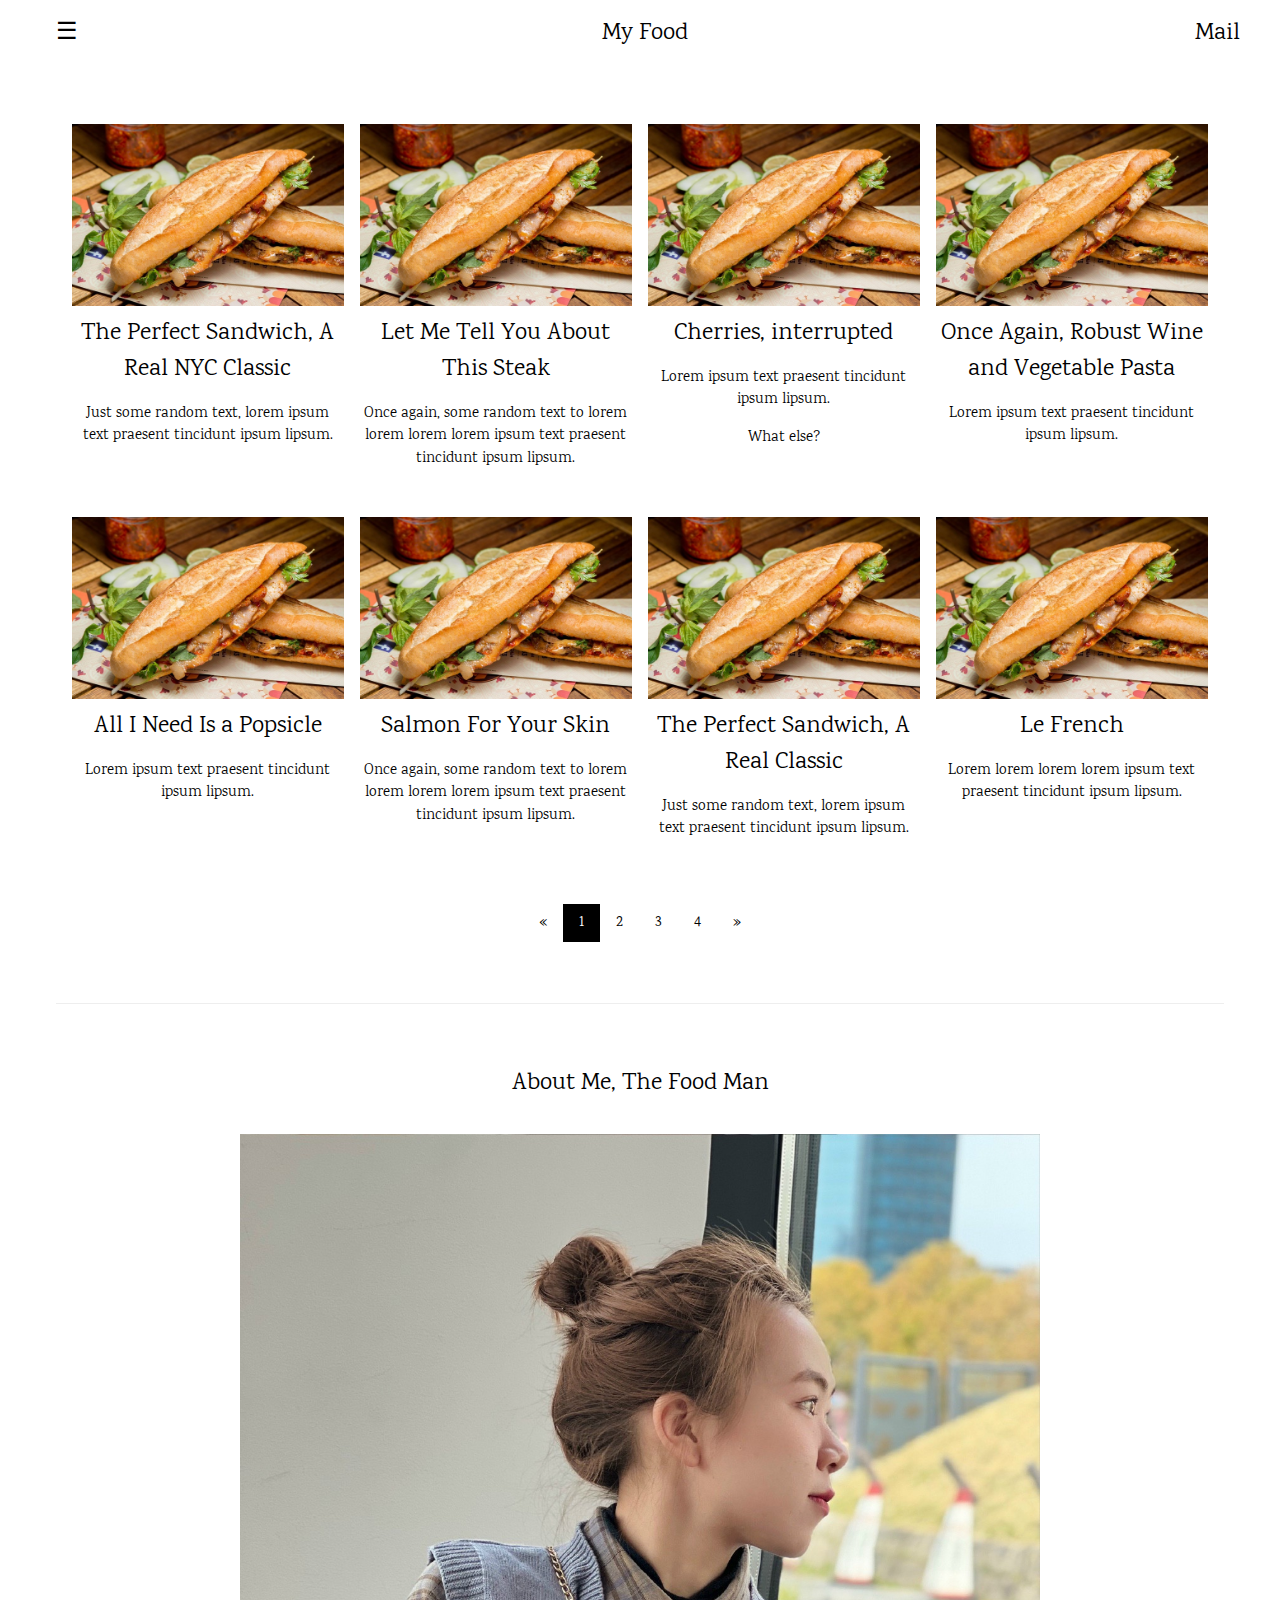
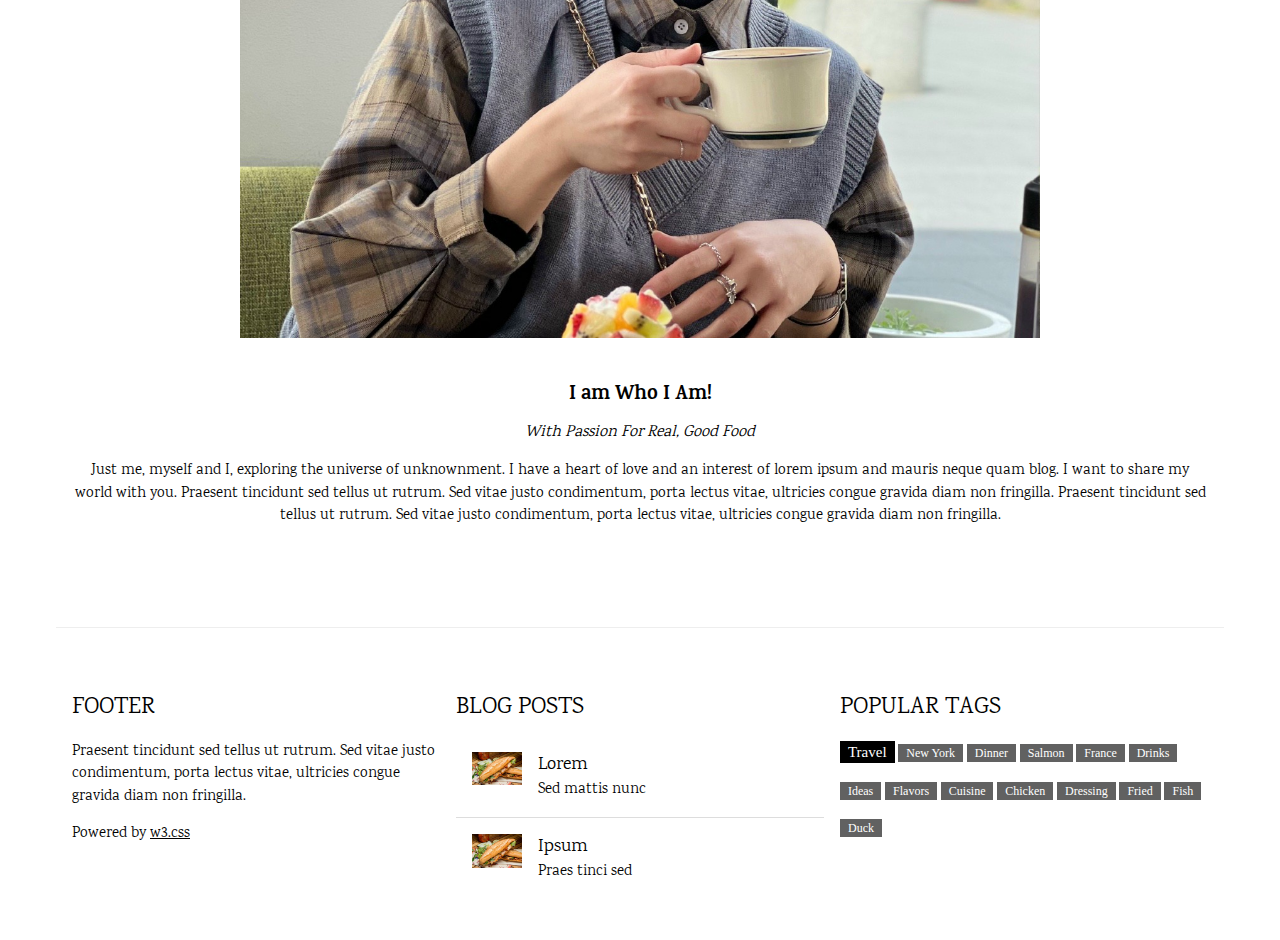
<file: page/index.html>
<!DOCTYPE html>
<html>
  <head>
    <title>W3.CSS Template</title>
    <meta charset="UTF-8" />
    <meta name="viewport" content="width=device-width, initial-scale=1" />
    <link rel="stylesheet" href="https://www.w3schools.com/w3css/4/w3.css" />
    <link
      rel="stylesheet"
      href="https://fonts.googleapis.com/css?family=Karma"
    />
    <style>
      body,
      h1,
      h2,
      h3,
      h4,
      h5,
      h6 {
        font-family: "Karma", sans-serif;
      }
      .w3-bar-block .w3-bar-item {
        padding: 20px;
      }
    </style>
  </head>
  <body>
    <!-- Sidebar (hidden by default) -->
    <nav
      class="w3-sidebar w3-bar-block w3-card w3-top w3-xlarge w3-animate-left"
      style="display: none; z-index: 2; width: 40%; min-width: 300px"
      id="mySidebar"
    >
      <a
        href="javascript:void(0)"
        onclick="w3_close()"
        class="w3-bar-item w3-button"
        >Close Menu</a
      >
      <a href="#food" onclick="w3_close()" class="w3-bar-item w3-button"
        >Food</a
      >
      <a href="#about" onclick="w3_close()" class="w3-bar-item w3-button"
        >About</a
      >
    </nav>

    <!-- Top menu -->
    <div class="w3-top">
      <div class="w3-white w3-xlarge" style="max-width: 1200px; margin: auto">
        <div class="w3-button w3-padding-16 w3-left" onclick="w3_open()">☰</div>
        <div class="w3-right w3-padding-16">Mail</div>
        <div class="w3-center w3-padding-16">My Food</div>
      </div>
    </div>

    <!-- !PAGE CONTENT! -->
    <div
      class="w3-main w3-content w3-padding"
      style="max-width: 1200px; margin-top: 100px"
    >
      <!-- First Photo Grid-->
      <div class="w3-row-padding w3-padding-16 w3-center" id="food">
        <div class="w3-quarter">
          <img src="/image/heo_2_3.jpg" alt="Sandwich" style="width: 100%" />
          <h3>The Perfect Sandwich, A Real NYC Classic</h3>
          <p>
            Just some random text, lorem ipsum text praesent tincidunt ipsum
            lipsum.
          </p>
        </div>
        <div class="w3-quarter">
          <img src="/image/heo_2_3.jpg" alt="Steak" style="width: 100%" />
          <h3>Let Me Tell You About This Steak</h3>
          <p>
            Once again, some random text to lorem lorem lorem lorem ipsum text
            praesent tincidunt ipsum lipsum.
          </p>
        </div>
        <div class="w3-quarter">
          <img src="/image/heo_2_3.jpg" alt="Cherries" style="width: 100%" />
          <h3>Cherries, interrupted</h3>
          <p>Lorem ipsum text praesent tincidunt ipsum lipsum.</p>
          <p>What else?</p>
        </div>
        <div class="w3-quarter">
          <img
            src="/image/heo_2_3.jpg"
            alt="Pasta and Wine"
            style="width: 100%"
          />
          <h3>Once Again, Robust Wine and Vegetable Pasta</h3>
          <p>Lorem ipsum text praesent tincidunt ipsum lipsum.</p>
        </div>
      </div>

      <!-- Second Photo Grid-->
      <div class="w3-row-padding w3-padding-16 w3-center">
        <div class="w3-quarter">
          <img src="/image/heo_2_3.jpg" alt="Popsicle" style="width: 100%" />
          <h3>All I Need Is a Popsicle</h3>
          <p>Lorem ipsum text praesent tincidunt ipsum lipsum.</p>
        </div>
        <div class="w3-quarter">
          <img src="/image/heo_2_3.jpg" alt="Salmon" style="width: 100%" />
          <h3>Salmon For Your Skin</h3>
          <p>
            Once again, some random text to lorem lorem lorem lorem ipsum text
            praesent tincidunt ipsum lipsum.
          </p>
        </div>
        <div class="w3-quarter">
          <img src="/image/heo_2_3.jpg" alt="Sandwich" style="width: 100%" />
          <h3>The Perfect Sandwich, A Real Classic</h3>
          <p>
            Just some random text, lorem ipsum text praesent tincidunt ipsum
            lipsum.
          </p>
        </div>
        <div class="w3-quarter">
          <img src="/image/heo_2_3.jpg" alt="Croissant" style="width: 100%" />
          <h3>Le French</h3>
          <p>
            Lorem lorem lorem lorem ipsum text praesent tincidunt ipsum lipsum.
          </p>
        </div>
      </div>

      <!-- Pagination -->
      <div class="w3-center w3-padding-32">
        <div class="w3-bar">
          <a href="#" class="w3-bar-item w3-button w3-hover-black">«</a>
          <a href="#" class="w3-bar-item w3-black w3-button">1</a>
          <a href="#" class="w3-bar-item w3-button w3-hover-black">2</a>
          <a href="#" class="w3-bar-item w3-button w3-hover-black">3</a>
          <a href="#" class="w3-bar-item w3-button w3-hover-black">4</a>
          <a href="#" class="w3-bar-item w3-button w3-hover-black">»</a>
        </div>
      </div>

      <hr id="about" />

      <!-- About Section -->
      <div class="w3-container w3-padding-32 w3-center">
        <h3>About Me, The Food Man</h3>
        <br />
        <img
          src="/image/588495e1d2fd3ca365ec.jpg"
          alt="Me"
          class="w3-image"
          style="display: block; margin: auto"
          width="800"
          height="533"
        />
        <div class="w3-padding-32">
          <h4><b>I am Who I Am!</b></h4>
          <h6><i>With Passion For Real, Good Food</i></h6>
          <p>
            Just me, myself and I, exploring the universe of unknownment. I have
            a heart of love and an interest of lorem ipsum and mauris neque quam
            blog. I want to share my world with you. Praesent tincidunt sed
            tellus ut rutrum. Sed vitae justo condimentum, porta lectus vitae,
            ultricies congue gravida diam non fringilla. Praesent tincidunt sed
            tellus ut rutrum. Sed vitae justo condimentum, porta lectus vitae,
            ultricies congue gravida diam non fringilla.
          </p>
        </div>
      </div>
      <hr />

      <!-- Footer -->
      <footer class="w3-row-padding w3-padding-32">
        <div class="w3-third">
          <h3>FOOTER</h3>
          <p>
            Praesent tincidunt sed tellus ut rutrum. Sed vitae justo
            condimentum, porta lectus vitae, ultricies congue gravida diam non
            fringilla.
          </p>
          <p>
            Powered by
            <a
              href="https://www.w3schools.com/w3css/default.asp"
              target="_blank"
              >w3.css</a
            >
          </p>
        </div>

        <div class="w3-third">
          <h3>BLOG POSTS</h3>
          <ul class="w3-ul w3-hoverable">
            <li class="w3-padding-16">
              <img
                src="/image/heo_2_3.jpg"
                class="w3-left w3-margin-right"
                style="width: 50px"
              />
              <span class="w3-large">Lorem</span><br />
              <span>Sed mattis nunc</span>
            </li>
            <li class="w3-padding-16">
              <img
                src="/image/heo_2_3.jpg"
                class="w3-left w3-margin-right"
                style="width: 50px"
              />
              <span class="w3-large">Ipsum</span><br />
              <span>Praes tinci sed</span>
            </li>
          </ul>
        </div>

        <div class="w3-third w3-serif">
          <h3>POPULAR TAGS</h3>
          <p>
            <span class="w3-tag w3-black w3-margin-bottom">Travel</span>
            <span class="w3-tag w3-dark-grey w3-small w3-margin-bottom"
              >New York</span
            >
            <span class="w3-tag w3-dark-grey w3-small w3-margin-bottom"
              >Dinner</span
            >
            <span class="w3-tag w3-dark-grey w3-small w3-margin-bottom"
              >Salmon</span
            >
            <span class="w3-tag w3-dark-grey w3-small w3-margin-bottom"
              >France</span
            >
            <span class="w3-tag w3-dark-grey w3-small w3-margin-bottom"
              >Drinks</span
            >
            <span class="w3-tag w3-dark-grey w3-small w3-margin-bottom"
              >Ideas</span
            >
            <span class="w3-tag w3-dark-grey w3-small w3-margin-bottom"
              >Flavors</span
            >
            <span class="w3-tag w3-dark-grey w3-small w3-margin-bottom"
              >Cuisine</span
            >
            <span class="w3-tag w3-dark-grey w3-small w3-margin-bottom"
              >Chicken</span
            >
            <span class="w3-tag w3-dark-grey w3-small w3-margin-bottom"
              >Dressing</span
            >
            <span class="w3-tag w3-dark-grey w3-small w3-margin-bottom"
              >Fried</span
            >
            <span class="w3-tag w3-dark-grey w3-small w3-margin-bottom"
              >Fish</span
            >
            <span class="w3-tag w3-dark-grey w3-small w3-margin-bottom"
              >Duck</span
            >
          </p>
        </div>
      </footer>

      <!-- End page content -->
    </div>

    <script>
      // Script to open and close sidebar
      function w3_open() {
        document.getElementById("mySidebar").style.display = "block";
      }

      function w3_close() {
        document.getElementById("mySidebar").style.display = "none";
      }
    </script>
  </body>
</html>
</file>
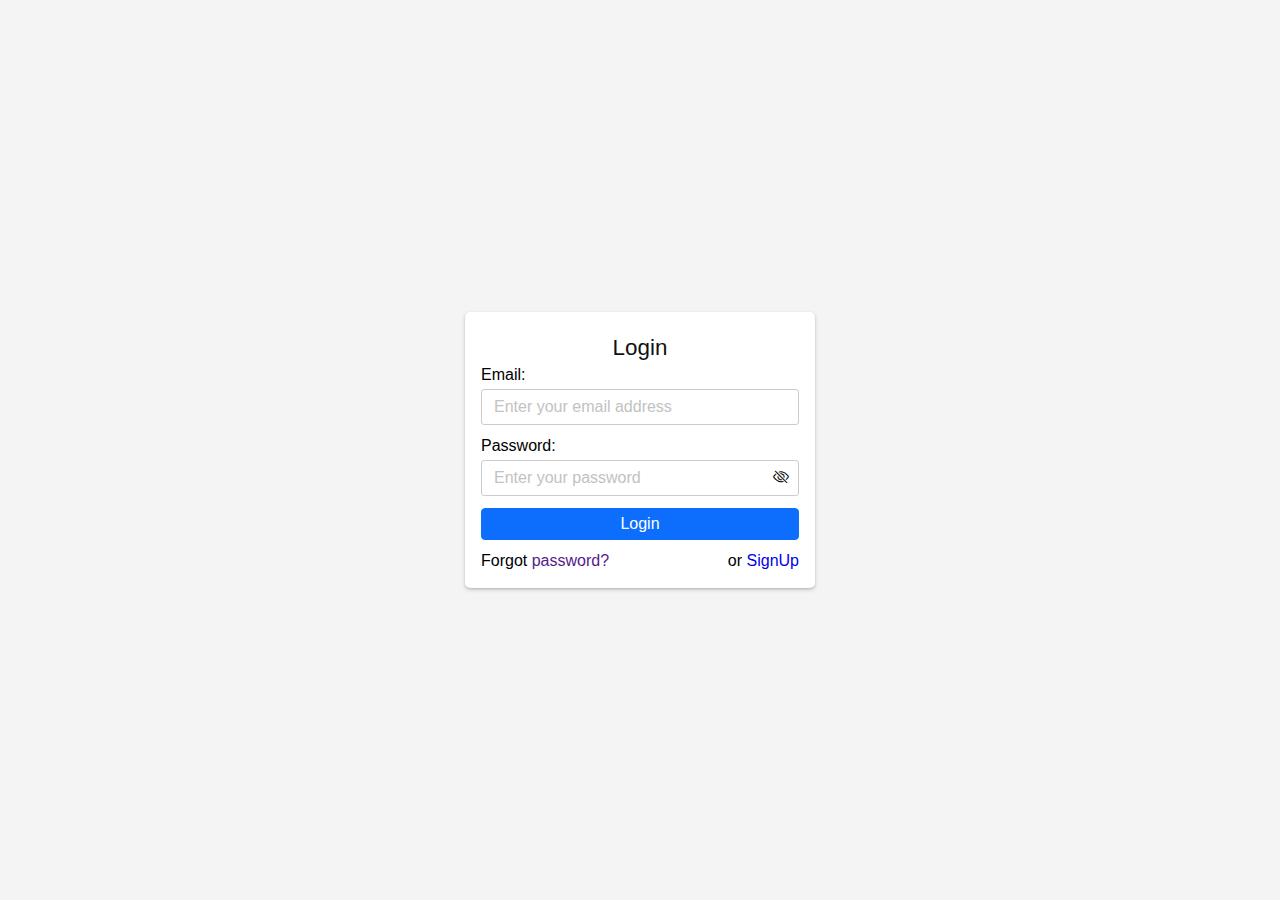
<file: page/login.html>
<!DOCTYPE html>
<html lang="en">
  <head>
    <title>Login</title>
    <meta name="viewport" content="width=device-width, initial-scale=1.0" />
    <link
      rel="stylesheet"
      href="https://cdn.jsdelivr.net/npm/bootstrap-icons@1.3.0/font/bootstrap-icons.css"
    />
    <link rel="stylesheet" href="/style/login.css" />
  </head>
  <body>
    <div class="container">
      <form action="signup.html" method="post" id="login">
        <h1>Login</h1>
        <div class="field">
          <label for="email">Email:</label>
          <input
            type="text"
            id="email"
            name="email"
            placeholder="Enter your email address"
          />
          <small></small>
        </div>
        <div class="field">
          <label for="password">Password:</label>
          <div class="field_Password">
            <input
              type="password"
              id="password"
              name="password"
              placeholder="Enter your password"
            />
            <i class="bi bi-eye-slash" id="togglePassword"></i>
            <small></small>
          </div>
        </div>
        <div class="field">
          <button type="submit" class="full">Login</button>
        </div>
        <span>Forgot <a href="">password?</a></span>
        <div class="redirect_Register">
          <span>or <a href="/page/register.html">SignUp</a></span>
        </div>
      </form>
    </div>
    <script src="/js/login.js"></script>
  </body>
</html>
</file>
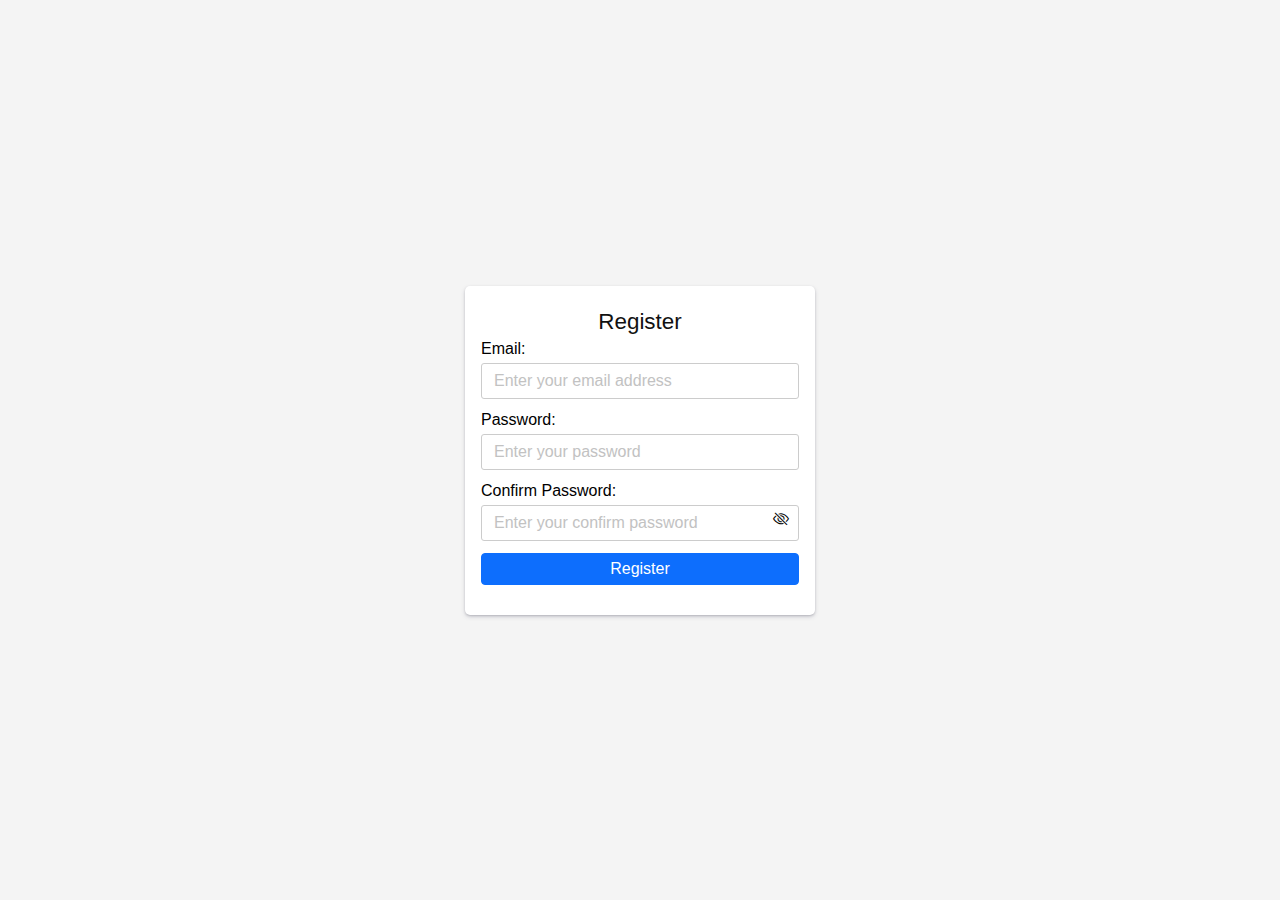
<file: page/register.html>
<!DOCTYPE html>
<html lang="en">
  <head>
    <title>Register</title>
    <meta name="viewport" content="width=device-width, initial-scale=1.0" />
    <link
      rel="stylesheet"
      href="https://cdn.jsdelivr.net/npm/bootstrap-icons@1.3.0/font/bootstrap-icons.css"
    />
    <link rel="stylesheet" href="/style/register.css" />
  </head>
  <body>
    <div class="container">
      <form action="/page/login.html" method="post" id="login">
        <h1>Register</h1>
        <div class="field">
          <label for="email">Email:</label>
          <input
            type="text"
            id="email"
            name="email"
            placeholder="Enter your email address"
          />
          <small></small>
        </div>
        <div class="field">
          <label for="password">Password:</label>
          <div class="field_Password">
            <input
              type="password"
              id="password"
              name="password"
              placeholder="Enter your password"
            />
            <small></small>
          </div>
        </div>
        <div class="field">
          <label for="confirmPassword">Confirm Password:</label>
          <div class="field_ConfirmPassword">
            <input
              type="password"
              id="confirmPassword"
              name="confirmPassword"
              placeholder="Enter your confirm password"
            />
            <i class="bi bi-eye-slash" id="togglePassword"></i>
            <small id="title_Confirm"></small>
          </div>
        </div>
        <div class="field">
          <button type="submit" class="full">Register</button>
        </div>
      </form>
    </div>
    <script src="/js/register.js"></script>
  </body>
</html>
</file>
<file: style/login.css>
* {
  margin: 0;
  padding: 0;
  box-sizing: border-box;
}

body {
  font-family: -apple-system, BlinkMacSystemFont, "Segoe UI", Roboto, Oxygen,
    Ubuntu, Cantarell, "Open Sans", "Helvetica Neue", sans-serif;
  font-size: 1rem;
  background-color: #f4f4f4;
  display: flex;
  align-items: center;
  justify-content: center;
  min-height: 100vh;
}

.container {
  background-color: #fff;
  border-radius: 5px;
  box-shadow: rgba(50, 50, 93, 0.25) 0px 2px 5px -1px,
    rgba(0, 0, 0, 0.3) 0px 1px 3px -1px;
  width: 350px;
}

form {
  max-width: 400px;
  margin: 10px auto;
  padding: 0.5rem 1rem;
}

form h1 {
  padding: 5px 0;
  font-size: 1.4rem;
  font-weight: normal;
  text-align: center;
  color: #111;
}

.field {
  margin-bottom: 0.75rem;
}

.field small {
  color: #dc3545;
}

label {
  display: inline-block;
  margin-bottom: 5px;
  vertical-align: top;
  width: 100%;
  font-weight: 400;
}

/* input, textarea */
input,
textarea,
select {
  border: solid 1px #ccc;
  border-radius: 3px;
  display: inline-block;
  padding: 0.5rem 0.75rem;
  width: 100%;
  font-family: inherit;
  font-size: 1rem;
}

input::placeholder {
  color: #c2c2c2;
}

input:focus,
textarea:focus,
select:focus {
  outline: none;
  box-shadow: 0 0 0 2pt rgb(49, 132, 253, 0.5);
}

input[disabled],
textarea[disabled] {
  background-color: #f5f5f5;
  box-shadow: none;
  color: #7a7a7a;
  cursor: not-allowed;
}

/* input error */
input.error,
textarea.error,
select.error {
  border-color: #dc3545;
}

input.error:focus,
textarea.error:focus,
select.error:focus {
  box-shadow: 0 0 0 0.25rem rgb(220 53 69 / 25%);
}

/* input success */
input.success,
textarea.success,
select.success {
  border-color: #198754;
}

input.success:focus,
textarea.success:focus {
  box-shadow: 0 0 0 0.25rem rgb(25 135 84 / 25%);
}

/* button */
button {
  background: #0d6efd;
  color: #fff;
  border-radius: 0.25rem;
  font-size: 1rem;
  font-weight: 400;
  border: 1px solid #0d6efd;
  transition: color 0.15s ease-in-out, background-color 0.15s ease-in-out,
    border-color 0.15s ease-in-out, box-shadow 0.15s ease-in-out;
  text-align: center;
  padding: 0.375rem 0.75rem;
}

button:hover {
  background: #0b5ed7;
  border-color: #0a58ca;
  cursor: pointer;
}

button:focus {
  outline: none;
  color: #fff;
  background-color: #0b5ed7;
  border-color: #0a58ca;
  box-shadow: 0 0 0 0.25rem rgb(49 132 253 / 50%);
}

/* radio  & checkbox*/
label.radio,
label.checkbox {
  width: auto;
  cursor: pointer;
  display: inline-block;
  position: relative;
  border-radius: 5px;
}

.stack label.radio,
.stack label.checkbox {
  display: block;
  margin-left: auto;
}

.radio + .radio,
.checkbox + .checkbox {
  margin-left: 1rem;
}

input[type="checkbox"],
input[type="radio"] {
  vertical-align: baseline;
  width: auto;
}

/* vertical form */
.vertical label,
.vertical input,
.vertical textarea {
  display: block;
  width: 100%;
}

/* horizontal form */
.horizontal .field {
  display: grid;
  grid-template-columns: 20% 1fr;
  gap: 1rem 1rem;
  align-items: center;
  margin-bottom: 1rem;
}
.horizontal .field label {
  grid-column: 1 / 2;
  text-align: left;
}

.horizontal .field label.radio,
.horizontal .field label.checkbox {
  grid-column: 2 / 3;
  text-align: left;
}

.horizontal .field input,
.horizontal .field button,
.horizontal .field small {
  grid-column: 2 / 3;
}

.field_Password {
  position: relative;
}

.field_Password i {
  position: absolute;
  right: 10px;
  top: 9px;
}
/* Utility classes*/
.half {
  width: 50%;
}
.quarter {
  width: 25%;
}

.full {
  width: 100%;
}

.error {
  color: red;
}

/* register */
.redirect_Register {
  float: right;
}
a {
  text-decoration: none;
}
</file>
<file: style/register.css>
* {
  margin: 0;
  padding: 0;
  box-sizing: border-box;
}

body {
  font-family: -apple-system, BlinkMacSystemFont, "Segoe UI", Roboto, Oxygen,
    Ubuntu, Cantarell, "Open Sans", "Helvetica Neue", sans-serif;
  font-size: 1rem;
  background-color: #f4f4f4;
  display: flex;
  align-items: center;
  justify-content: center;
  min-height: 100vh;
}

.container {
  background-color: #fff;
  border-radius: 5px;
  box-shadow: rgba(50, 50, 93, 0.25) 0px 2px 5px -1px,
    rgba(0, 0, 0, 0.3) 0px 1px 3px -1px;
  width: 350px;
}

form {
  max-width: 400px;
  margin: 10px auto;
  padding: 0.5rem 1rem;
}

form h1 {
  padding: 5px 0;
  font-size: 1.4rem;
  font-weight: normal;
  text-align: center;
  color: #111;
}

.field {
  margin-bottom: 0.75rem;
}

.field small {
  color: #dc3545;
}

label {
  display: inline-block;
  margin-bottom: 5px;
  vertical-align: top;
  width: 100%;
}

/* input, textarea */
input,
textarea,
select {
  border: solid 1px #ccc;
  border-radius: 3px;
  display: inline-block;
  padding: 0.5rem 0.75rem;
  width: 100%;
  font-family: inherit;
  font-size: 1rem;
}

input::placeholder {
  color: #c2c2c2;
}

input:focus,
textarea:focus,
select:focus {
  outline: none;
  box-shadow: 0 0 0 2pt rgb(49, 132, 253, 0.5);
}

input[disabled],
textarea[disabled] {
  background-color: #f5f5f5;
  box-shadow: none;
  color: #7a7a7a;
  cursor: not-allowed;
}

/* input error */
input.error,
textarea.error,
select.error {
  border-color: #dc3545;
}

input.error:focus,
textarea.error:focus,
select.error:focus {
  box-shadow: 0 0 0 0.25rem rgb(220 53 69 / 25%);
}

/* input success */
input.success,
textarea.success,
select.success {
  border-color: #198754;
}

input.success:focus,
textarea.success:focus {
  box-shadow: 0 0 0 0.25rem rgb(25 135 84 / 25%);
}

/* button */
button {
  background: #0d6efd;
  color: #fff;
  border-radius: 0.25rem;
  font-size: 1rem;
  font-weight: 400;
  border: 1px solid #0d6efd;
  transition: color 0.15s ease-in-out, background-color 0.15s ease-in-out,
    border-color 0.15s ease-in-out, box-shadow 0.15s ease-in-out;
  text-align: center;
  padding: 0.375rem 0.75rem;
}

button:hover {
  background: #0b5ed7;
  border-color: #0a58ca;
  cursor: pointer;
}

button:focus {
  outline: none;
  color: #fff;
  background-color: #0b5ed7;
  border-color: #0a58ca;
  box-shadow: 0 0 0 0.25rem rgb(49 132 253 / 50%);
}

/* radio  & checkbox*/
label.radio,
label.checkbox {
  width: auto;
  cursor: pointer;
  display: inline-block;
  position: relative;
  border-radius: 5px;
}

.stack label.radio,
.stack label.checkbox {
  display: block;
  margin-left: auto;
}

.radio + .radio,
.checkbox + .checkbox {
  margin-left: 1rem;
}

input[type="checkbox"],
input[type="radio"] {
  vertical-align: baseline;
  width: auto;
}

/* vertical form */
.vertical label,
.vertical input,
.vertical textarea {
  display: block;
  width: 100%;
}

/* horizontal form */
.horizontal .field {
  display: grid;
  grid-template-columns: 20% 1fr;
  gap: 1rem 1rem;
  align-items: center;
  margin-bottom: 1rem;
}
.horizontal .field label {
  grid-column: 1 / 2;
  text-align: left;
}

.horizontal .field label.radio,
.horizontal .field label.checkbox {
  grid-column: 2 / 3;
  text-align: left;
}

.horizontal .field input,
.horizontal .field button,
.horizontal .field small {
  grid-column: 2 / 3;
}

.field_ConfirmPassword {
  position: relative;
}

.field_ConfirmPassword i {
  position: absolute;
  right: 10px;
  top: 6px;
}

/* Utility classes*/
.half {
  width: 50%;
}
.quarter {
  width: 25%;
}

.full {
  width: 100%;
}

.error {
  color: red;
}
</file>
